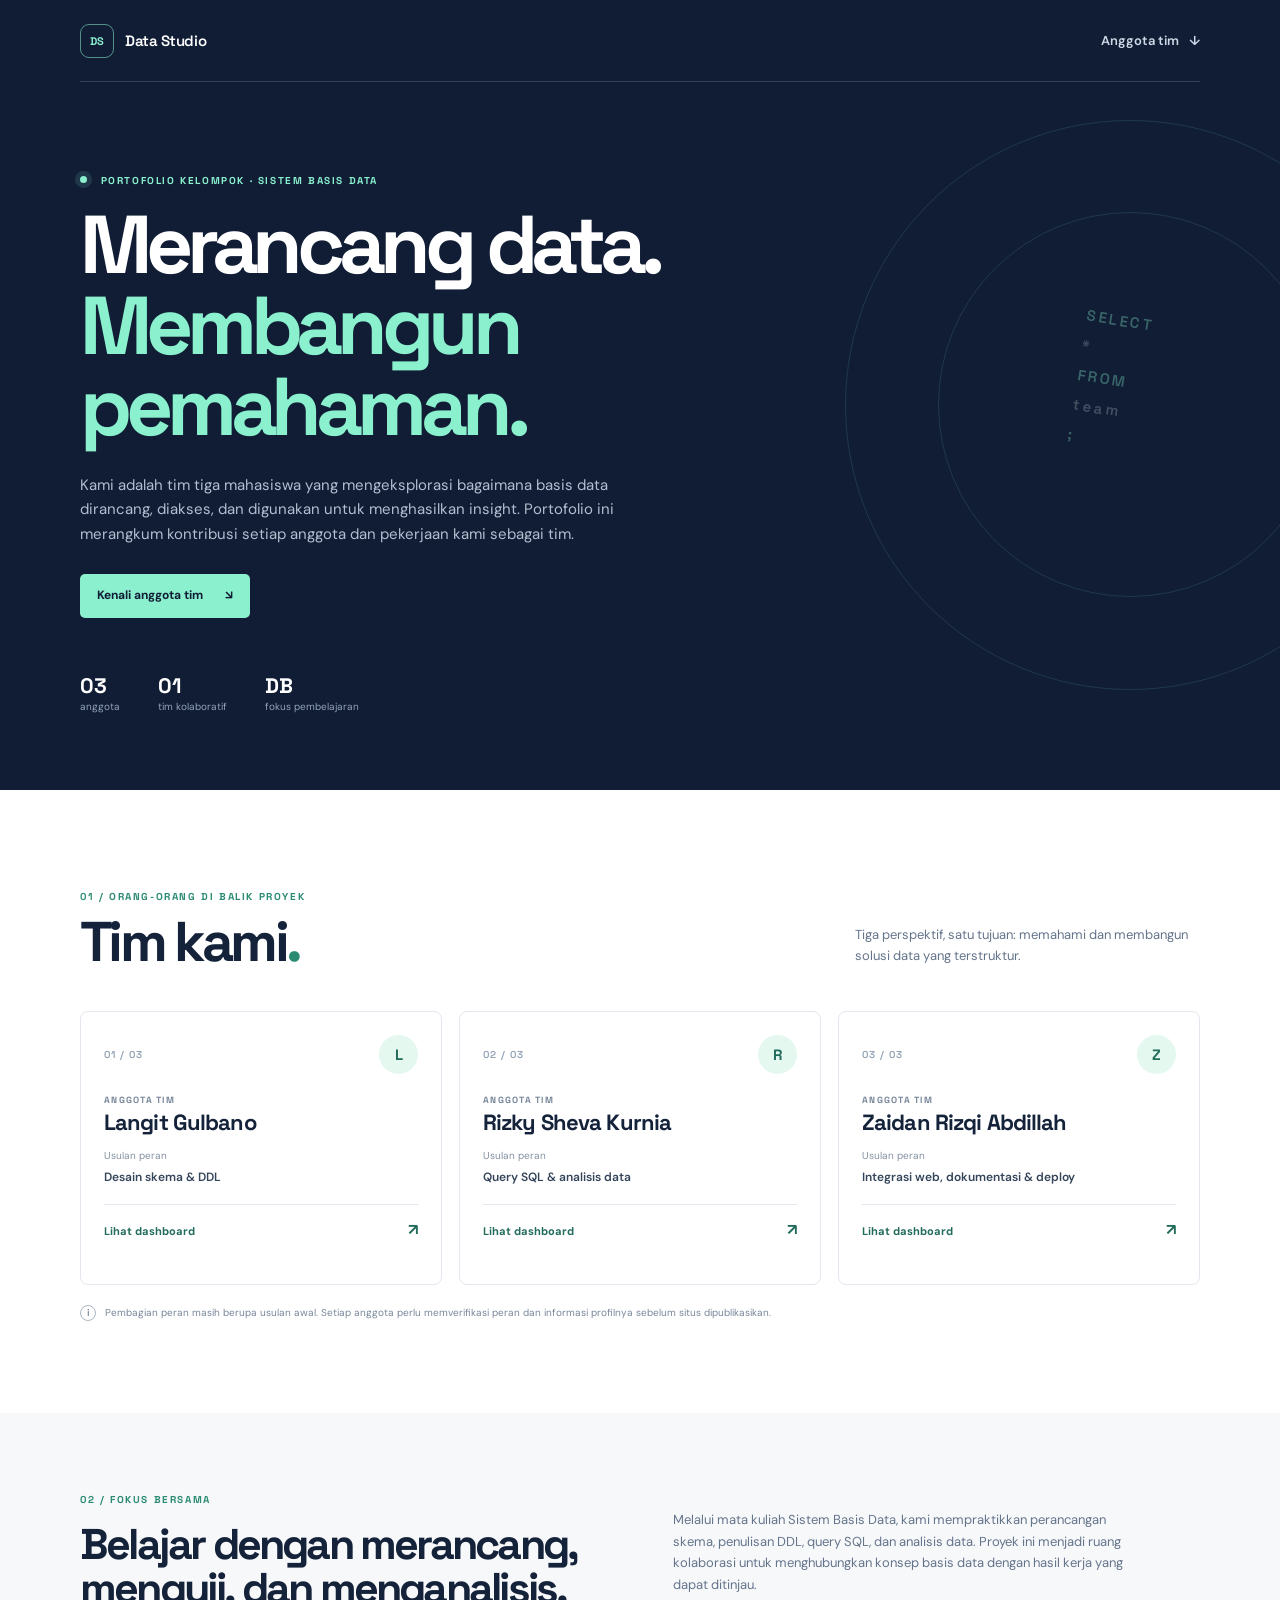
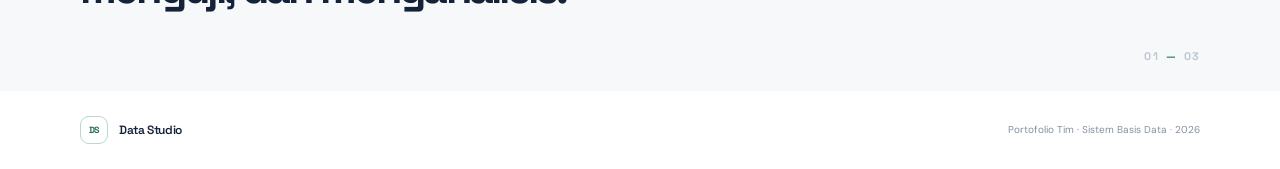
<file: index.html>
<!doctype html>
<html lang="id">
<head>
  <meta charset="utf-8">
  <meta name="viewport" content="width=device-width, initial-scale=1">
  <meta name="description" content="Portofolio tim Sistem Basis Data: kenali anggota, pembagian peran, dan proyek basis data kami.">
  <meta name="theme-color" content="#101d35">
  <title>Data Studio | Portofolio Tim Sistem Basis Data</title>
  <link rel="preconnect" href="https://fonts.googleapis.com">
  <link rel="preconnect" href="https://fonts.gstatic.com" crossorigin>
  <link href="https://fonts.googleapis.com/css2?family=DM+Sans:wght@400;500;600;700&family=Space+Grotesk:wght@500;600;700&display=swap" rel="stylesheet">
  <link rel="stylesheet" href="team.css">
</head>
<body>
  <header class="site-header">
    <nav class="nav container" aria-label="Navigasi utama">
      <a class="brand" href="#beranda"><span class="brand-mark" aria-hidden="true">DS</span><span>Data Studio</span></a>
      <a class="nav-link" href="#anggota">Anggota tim <span aria-hidden="true">↓</span></a>
    </nav>
  </header>

  <main id="beranda">
    <section class="hero">
      <div class="container hero-content">
        <p class="eyebrow"><span class="status-dot" aria-hidden="true"></span> Portofolio kelompok · Sistem Basis Data</p>
        <h1>Merancang data.<br><span>Membangun pemahaman.</span></h1>
        <p class="hero-copy">Kami adalah tim tiga mahasiswa yang mengeksplorasi bagaimana basis data dirancang, diakses, dan digunakan untuk menghasilkan insight. Portofolio ini merangkum kontribusi setiap anggota dan pekerjaan kami sebagai tim.</p>
        <a class="button" href="#anggota">Kenali anggota tim <span aria-hidden="true">↘</span></a>
        <div class="hero-stats" aria-label="Ringkasan tim">
          <div><strong>03</strong><span>anggota</span></div>
          <div><strong>01</strong><span>tim kolaboratif</span></div>
          <div><strong>DB</strong><span>fokus pembelajaran</span></div>
        </div>
      </div>
      <div class="hero-orbit orbit-a" aria-hidden="true"></div>
      <div class="hero-orbit orbit-b" aria-hidden="true"></div>
      <div class="hero-decoration" aria-hidden="true"><span>SELECT</span><span>*</span><span>FROM</span><span>team</span><span>;</span></div>
    </section>

    <section class="team-section" id="anggota">
      <div class="container">
        <div class="section-heading">
          <div><p class="eyebrow">01 / Orang-orang di balik proyek</p><h2>Tim kami<span>.</span></h2></div>
          <p>Tiga perspektif, satu tujuan: memahami dan membangun solusi data yang terstruktur.</p>
        </div>
        <div class="member-grid">
          <article class="member-card">
            <div class="member-top"><span class="member-number">01 / 03</span><span class="member-initial" aria-hidden="true">L</span></div>
            <p class="member-label">Anggota tim</p>
            <h3>Langit Gulbano</h3>
            <p class="member-role">Usulan peran <span>Desain skema &amp; DDL</span></p>
            <a class="member-link" href="langit.html">Lihat dashboard <span aria-hidden="true">↗</span></a>
          </article>
          <article class="member-card">
            <div class="member-top"><span class="member-number">02 / 03</span><span class="member-initial" aria-hidden="true">R</span></div>
            <p class="member-label">Anggota tim</p>
            <h3>Rizky Sheva Kurnia</h3>
            <p class="member-role">Usulan peran <span>Query SQL &amp; analisis data</span></p>
            <a class="member-link" href="rizky.html">Lihat dashboard <span aria-hidden="true">↗</span></a>
          </article>
          <article class="member-card">
            <div class="member-top"><span class="member-number">03 / 03</span><span class="member-initial" aria-hidden="true">Z</span></div>
            <p class="member-label">Anggota tim</p>
            <h3>Zaidan Rizqi Abdillah</h3>
            <p class="member-role">Usulan peran <span>Integrasi web, dokumentasi &amp; deploy</span></p>
            <a class="member-link" href="zaidan.html">Lihat dashboard <span aria-hidden="true">↗</span></a>
          </article>
        </div>
        <p class="verification-note"><span aria-hidden="true">i</span> Pembagian peran masih berupa usulan awal. Setiap anggota perlu memverifikasi peran dan informasi profilnya sebelum situs dipublikasikan.</p>
      </div>
    </section>

    <section class="project-strip">
      <div class="container project-inner">
        <div><p class="eyebrow">02 / Fokus bersama</p><h2>Belajar dengan merancang,<br>menguji, dan menganalisis.</h2></div>
        <p>Melalui mata kuliah Sistem Basis Data, kami mempraktikkan perancangan skema, penulisan DDL, query SQL, dan analisis data. Proyek ini menjadi ruang kolaborasi untuk menghubungkan konsep basis data dengan hasil kerja yang dapat ditinjau.</p>
        <span class="project-mark" aria-hidden="true">01<span>—</span>03</span>
      </div>
    </section>
  </main>

  <footer class="site-footer">
    <div class="container footer-inner"><a class="brand" href="#beranda"><span class="brand-mark" aria-hidden="true">DS</span><span>Data Studio</span></a><span>Portofolio Tim · Sistem Basis Data · 2026</span></div>
  </footer>
</body>
</html>
</file>
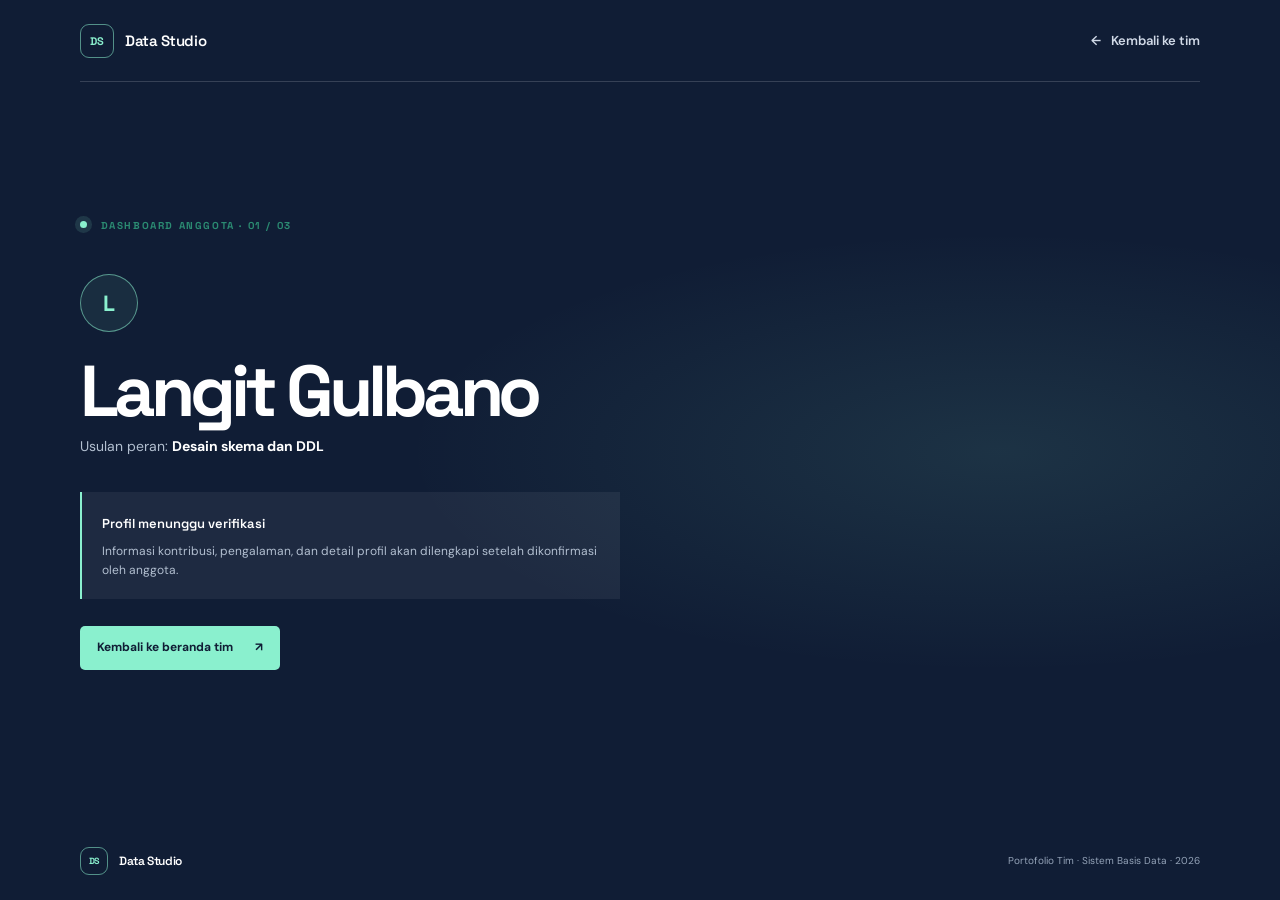
<file: langit.html>
<!doctype html>
<html lang="id">
<head>
  <meta charset="utf-8">
  <meta name="viewport" content="width=device-width, initial-scale=1">
  <meta name="description" content="Dashboard portofolio Langit Gulbano untuk tugas Sistem Basis Data.">
  <title>Langit Gulbano | Dashboard Tim Data Studio</title>
  <link rel="preconnect" href="https://fonts.googleapis.com">
  <link rel="preconnect" href="https://fonts.gstatic.com" crossorigin>
  <link href="https://fonts.googleapis.com/css2?family=DM+Sans:wght@400;500;600;700&family=Space+Grotesk:wght@500;600;700&display=swap" rel="stylesheet">
  <link rel="stylesheet" href="team.css">
</head>
<body class="profile-page">
  <header class="site-header">
    <nav class="nav container" aria-label="Navigasi utama">
      <a class="brand" href="index.html"><span class="brand-mark" aria-hidden="true">DS</span><span>Data Studio</span></a>
      <a class="nav-link" href="index.html#anggota"><span aria-hidden="true">←</span> Kembali ke tim</a>
    </nav>
  </header>
  <main class="profile-main">
    <div class="container profile-content">
      <p class="eyebrow"><span class="status-dot" aria-hidden="true"></span> Dashboard anggota · 01 / 03</p>
      <span class="profile-initial" aria-hidden="true">L</span>
      <h1>Langit Gulbano</h1>
      <p class="profile-role">Usulan peran: <strong>Desain skema dan DDL</strong></p>
      <div class="profile-notice"><strong>Profil menunggu verifikasi</strong><p>Informasi kontribusi, pengalaman, dan detail profil akan dilengkapi setelah dikonfirmasi oleh anggota.</p></div>
      <a class="button" href="index.html#anggota">Kembali ke beranda tim <span aria-hidden="true">↗</span></a>
    </div>
  </main>
  <footer class="site-footer"><div class="container footer-inner"><a class="brand" href="index.html"><span class="brand-mark" aria-hidden="true">DS</span><span>Data Studio</span></a><span>Portofolio Tim · Sistem Basis Data · 2026</span></div></footer>
</body>
</html>
</file>
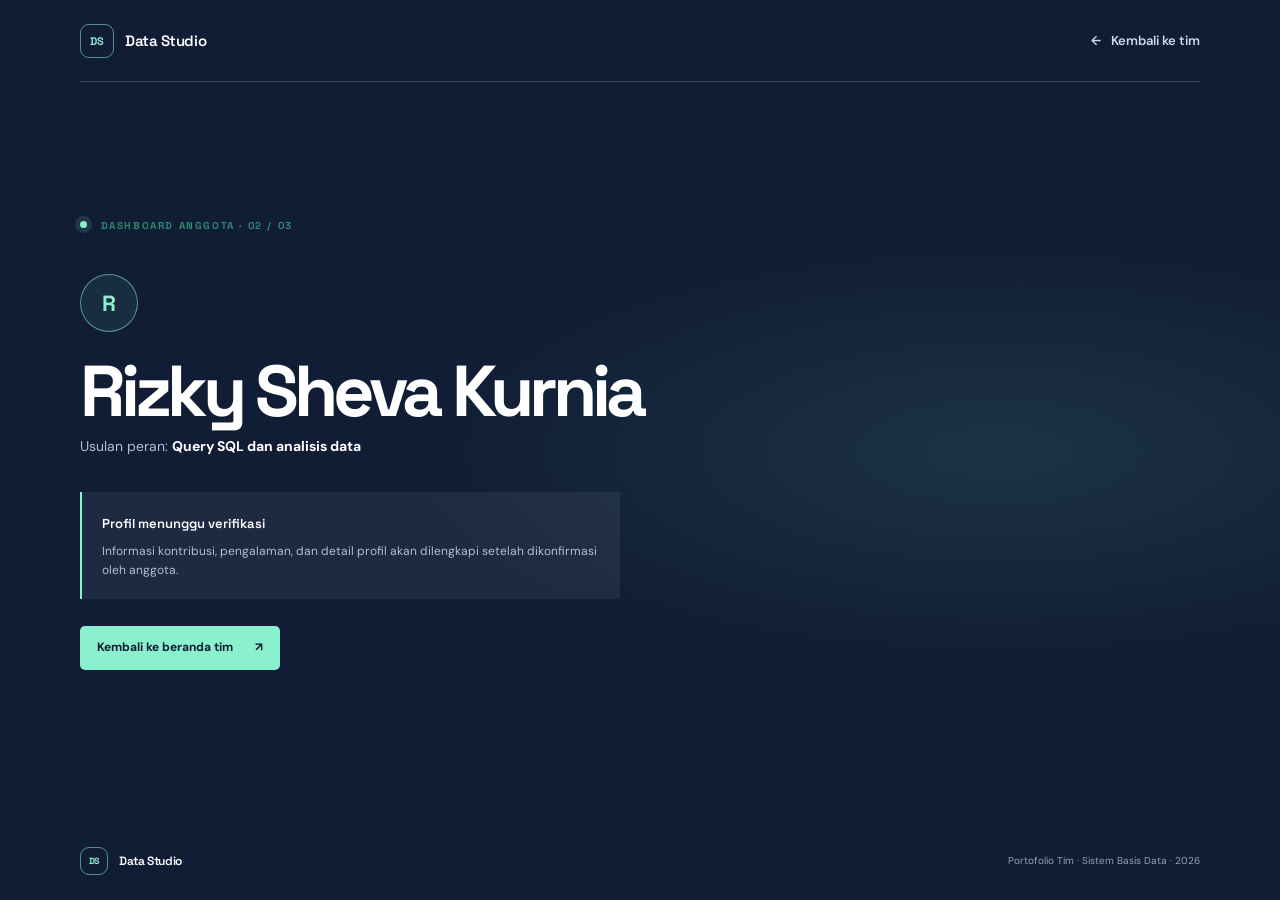
<file: rizky.html>
<!doctype html>
<html lang="id">
<head>
  <meta charset="utf-8">
  <meta name="viewport" content="width=device-width, initial-scale=1">
  <meta name="description" content="Dashboard portofolio Rizky Sheva Kurnia untuk tugas Sistem Basis Data.">
  <title>Rizky Sheva Kurnia | Dashboard Tim Data Studio</title>
  <link rel="preconnect" href="https://fonts.googleapis.com">
  <link rel="preconnect" href="https://fonts.gstatic.com" crossorigin>
  <link href="https://fonts.googleapis.com/css2?family=DM+Sans:wght@400;500;600;700&family=Space+Grotesk:wght@500;600;700&display=swap" rel="stylesheet">
  <link rel="stylesheet" href="team.css">
</head>
<body class="profile-page">
  <header class="site-header">
    <nav class="nav container" aria-label="Navigasi utama">
      <a class="brand" href="index.html"><span class="brand-mark" aria-hidden="true">DS</span><span>Data Studio</span></a>
      <a class="nav-link" href="index.html#anggota"><span aria-hidden="true">←</span> Kembali ke tim</a>
    </nav>
  </header>
  <main class="profile-main">
    <div class="container profile-content">
      <p class="eyebrow"><span class="status-dot" aria-hidden="true"></span> Dashboard anggota · 02 / 03</p>
      <span class="profile-initial" aria-hidden="true">R</span>
      <h1>Rizky Sheva Kurnia</h1>
      <p class="profile-role">Usulan peran: <strong>Query SQL dan analisis data</strong></p>
      <div class="profile-notice"><strong>Profil menunggu verifikasi</strong><p>Informasi kontribusi, pengalaman, dan detail profil akan dilengkapi setelah dikonfirmasi oleh anggota.</p></div>
      <a class="button" href="index.html#anggota">Kembali ke beranda tim <span aria-hidden="true">↗</span></a>
    </div>
  </main>
  <footer class="site-footer"><div class="container footer-inner"><a class="brand" href="index.html"><span class="brand-mark" aria-hidden="true">DS</span><span>Data Studio</span></a><span>Portofolio Tim · Sistem Basis Data · 2026</span></div></footer>
</body>
</html>
</file>
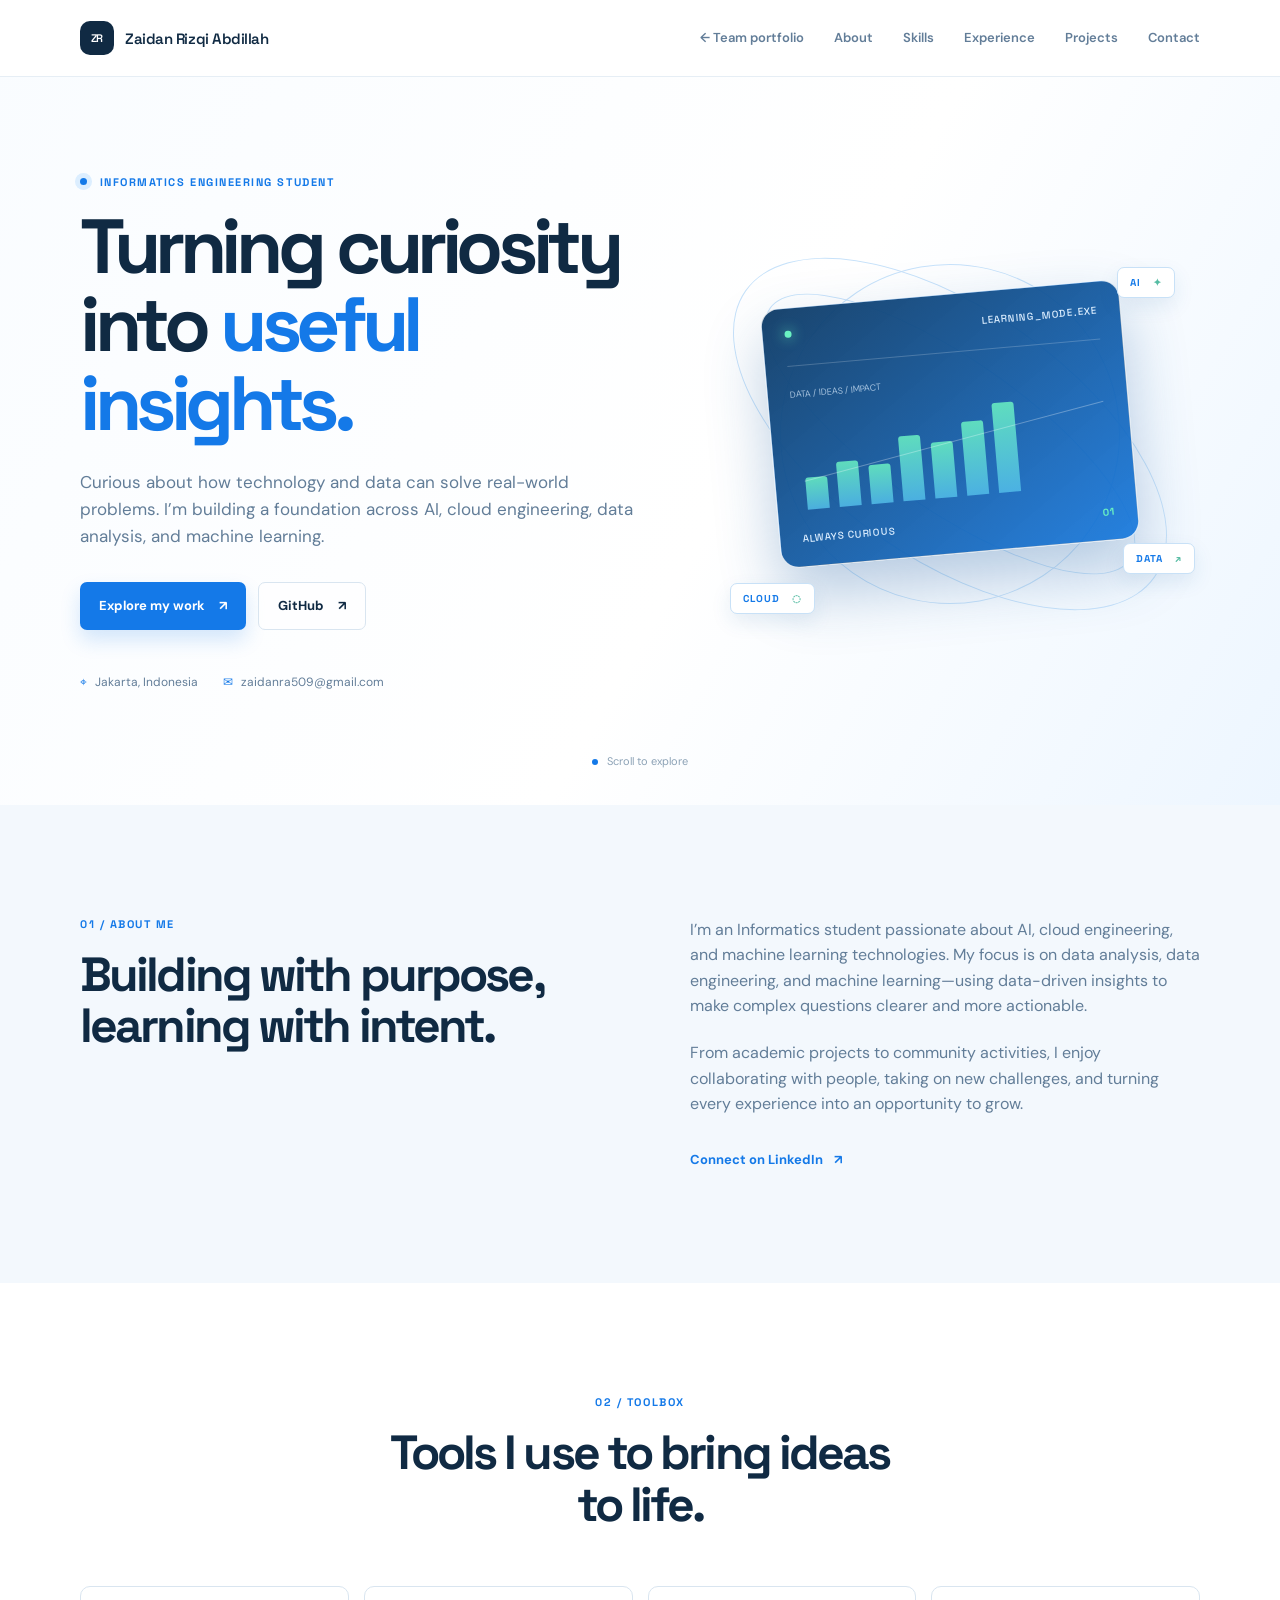
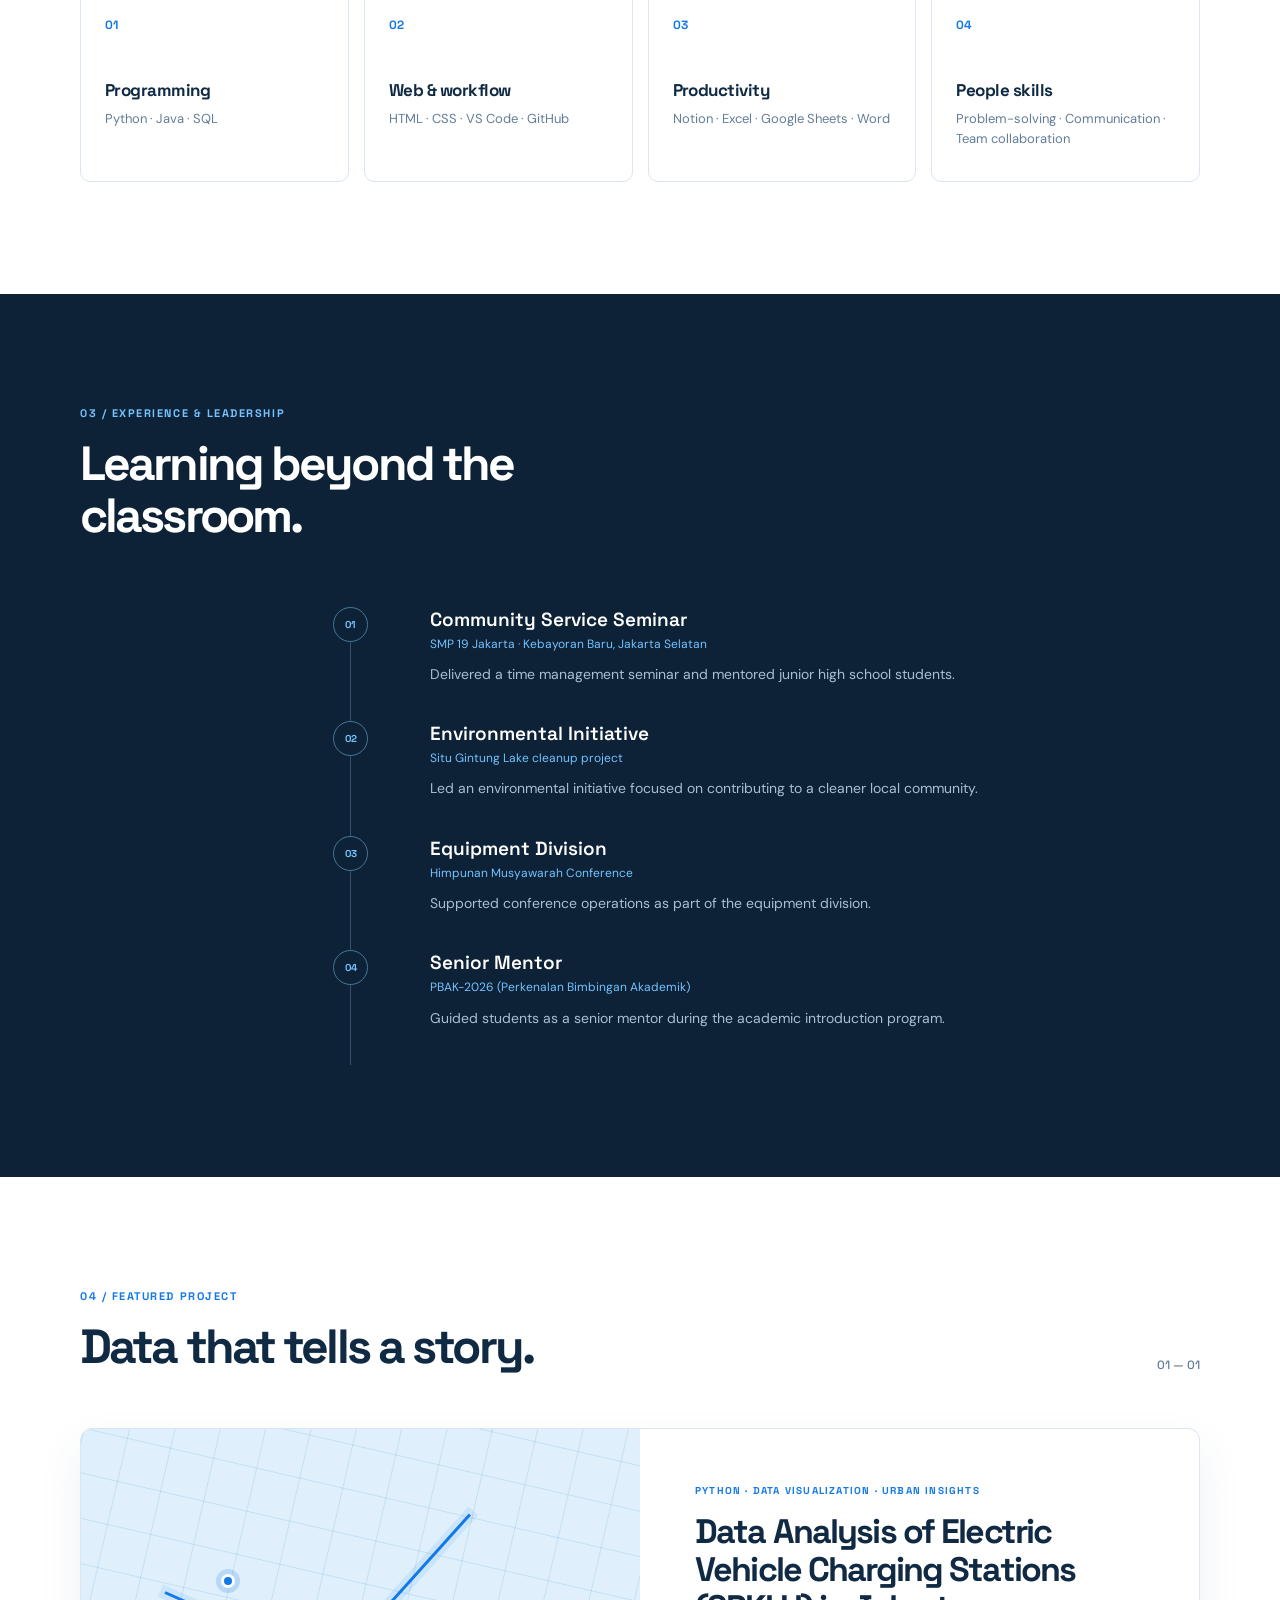
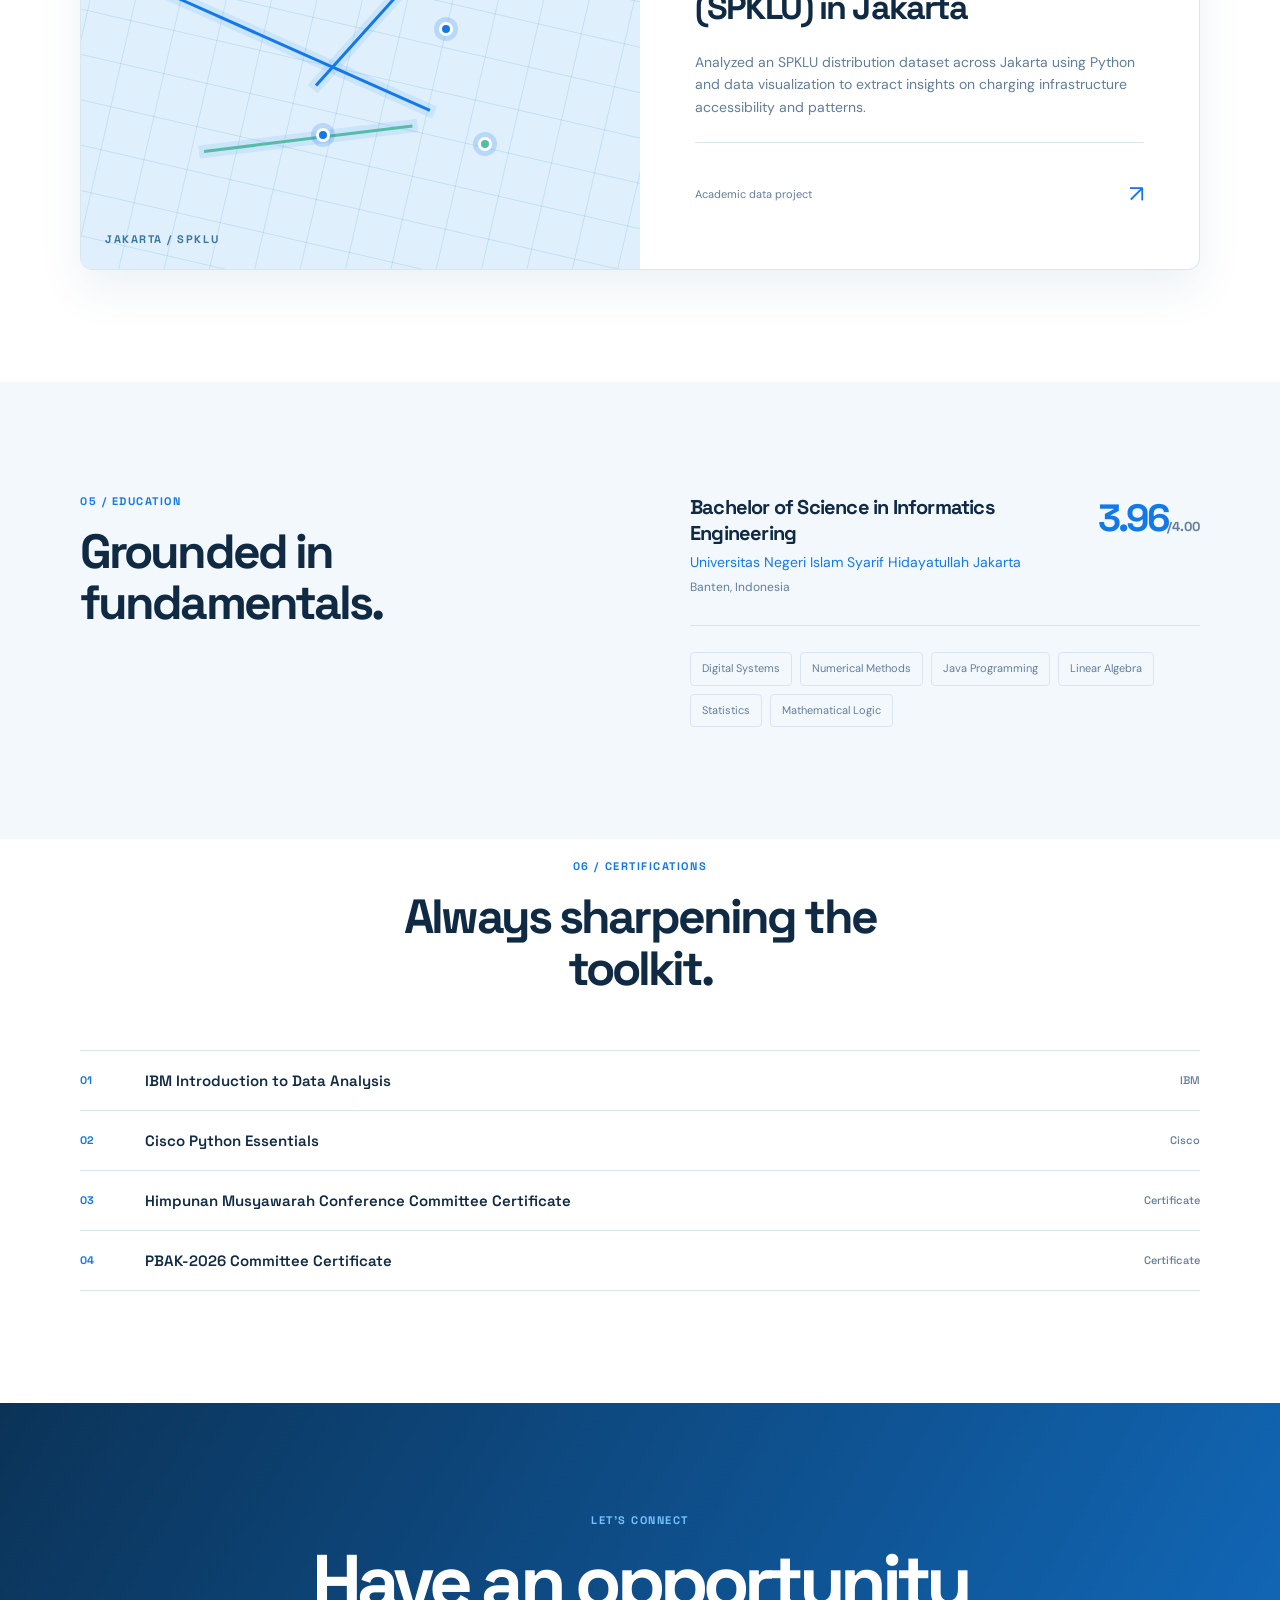
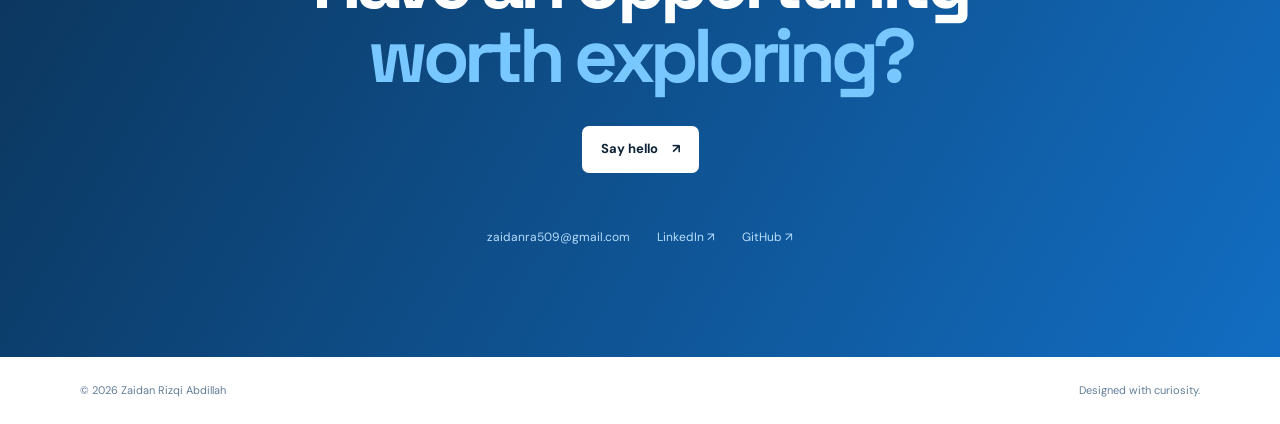
<file: zaidan.html>
<!doctype html>
<html lang="en">
<head>
  <meta charset="utf-8">
  <meta name="viewport" content="width=device-width, initial-scale=1">
  <meta name="description" content="Dashboard portofolio Zaidan Rizqi Abdillah untuk tugas Sistem Basis Data.">
  <title>Zaidan Rizqi Abdillah | Dashboard Portofolio</title>
  <link rel="preconnect" href="https://fonts.googleapis.com">
  <link rel="preconnect" href="https://fonts.gstatic.com" crossorigin>
  <link href="https://fonts.googleapis.com/css2?family=DM+Sans:wght@400;500;600;700&family=Space+Grotesk:wght@500;600;700&display=swap" rel="stylesheet">
  <link rel="stylesheet" href="style.css">
  <script src="script.js" defer></script>
</head>
<body>
  <header class="site-header">
    <nav class="nav container" aria-label="Primary navigation">
      <a class="brand" href="#top" aria-label="Zaidan Rizqi Abdillah home">
        <span class="brand-mark">ZR</span>
        <span>Zaidan Rizqi Abdillah</span>
      </a>
      <button class="nav-toggle" type="button" aria-expanded="false" aria-controls="nav-links">
        <span class="sr-only">Toggle navigation</span>
        <span></span><span></span><span></span>
      </button>
      <div class="nav-links" id="nav-links">
        <a href="index.html">← Team portfolio</a>
        <a href="#about">About</a>
        <a href="#skills">Skills</a>
        <a href="#experience">Experience</a>
        <a href="#projects">Projects</a>
        <a href="#contact">Contact</a>
      </div>
    </nav>
  </header>

  <main id="top">
    <section class="hero section">
      <div class="container hero-grid">
        <div class="hero-copy reveal">
          <p class="eyebrow"><span class="eyebrow-dot"></span> Informatics Engineering Student</p>
          <h1>Turning curiosity into <span class="gradient-text">useful insights.</span></h1>
          <p class="hero-text">Curious about how technology and data can solve real-world problems. I’m building a foundation across AI, cloud engineering, data analysis, and machine learning.</p>
          <div class="hero-actions">
            <a class="button button-primary" href="#projects">Explore my work <span aria-hidden="true">↗</span></a>
            <a class="button button-ghost" href="https://github.com/Cimengggg" target="_blank" rel="noreferrer">GitHub <span aria-hidden="true">↗</span></a>
          </div>
          <div class="hero-meta">
            <span><span class="meta-icon">⌖</span> Jakarta, Indonesia</span>
            <a href="mailto:zaidanra509@gmail.com"><span class="meta-icon">✉</span> zaidanra509@gmail.com</a>
          </div>
        </div>
        <div class="hero-art reveal" aria-label="Decorative data visualization" role="img">
          <div class="orbit orbit-one"></div>
          <div class="orbit orbit-two"></div>
          <div class="orbit orbit-three"></div>
          <div class="hero-card">
            <div class="card-topline"><span class="pulse"></span> learning_mode.exe</div>
            <div class="chart">
              <span class="chart-label">DATA / IDEAS / IMPACT</span>
              <div class="chart-bars"><i></i><i></i><i></i><i></i><i></i><i></i><i></i></div>
              <div class="chart-line"></div>
            </div>
            <div class="card-footer"><span>always curious</span><strong>01</strong></div>
          </div>
          <span class="floating-tag tag-ai">AI <b>✦</b></span>
          <span class="floating-tag tag-data">DATA <b>↗</b></span>
          <span class="floating-tag tag-cloud">CLOUD <b>◌</b></span>
        </div>
      </div>
      <div class="scroll-cue" aria-hidden="true"><span></span> Scroll to explore</div>
    </section>

    <section class="section section-muted" id="about">
      <div class="container two-column">
        <div class="section-heading reveal">
          <p class="eyebrow">01 / About me</p>
          <h2>Building with purpose, learning with intent.</h2>
        </div>
        <div class="about-copy reveal">
          <p>I’m an Informatics student passionate about AI, cloud engineering, and machine learning technologies. My focus is on data analysis, data engineering, and machine learning—using data-driven insights to make complex questions clearer and more actionable.</p>
          <p>From academic projects to community activities, I enjoy collaborating with people, taking on new challenges, and turning every experience into an opportunity to grow.</p>
          <a class="text-link" href="https://linkedin.com/in/zaidan-rizqi-abdillah-4a1707286/" target="_blank" rel="noreferrer">Connect on LinkedIn <span aria-hidden="true">↗</span></a>
        </div>
      </div>
    </section>

    <section class="section" id="skills">
      <div class="container">
        <div class="section-heading centered reveal">
          <p class="eyebrow">02 / Toolbox</p>
          <h2>Tools I use to bring ideas to life.</h2>
        </div>
        <div class="skills-grid">
          <article class="skill-card reveal"><span class="skill-number">01</span><h3>Programming</h3><p>Python · Java · SQL</p></article>
          <article class="skill-card reveal"><span class="skill-number">02</span><h3>Web &amp; workflow</h3><p>HTML · CSS · VS Code · GitHub</p></article>
          <article class="skill-card reveal"><span class="skill-number">03</span><h3>Productivity</h3><p>Notion · Excel · Google Sheets · Word</p></article>
          <article class="skill-card reveal"><span class="skill-number">04</span><h3>People skills</h3><p>Problem-solving · Communication · Team collaboration</p></article>
        </div>
      </div>
    </section>

    <section class="section section-dark" id="experience">
      <div class="container">
        <div class="section-heading reveal">
          <p class="eyebrow eyebrow-light">03 / Experience &amp; leadership</p>
          <h2>Learning beyond the classroom.</h2>
        </div>
        <div class="timeline">
          <article class="timeline-item reveal"><div class="timeline-marker">01</div><div><h3>Community Service Seminar</h3><p class="timeline-place">SMP 19 Jakarta · Kebayoran Baru, Jakarta Selatan</p><p>Delivered a time management seminar and mentored junior high school students.</p></div></article>
          <article class="timeline-item reveal"><div class="timeline-marker">02</div><div><h3>Environmental Initiative</h3><p class="timeline-place">Situ Gintung Lake cleanup project</p><p>Led an environmental initiative focused on contributing to a cleaner local community.</p></div></article>
          <article class="timeline-item reveal"><div class="timeline-marker">03</div><div><h3>Equipment Division</h3><p class="timeline-place">Himpunan Musyawarah Conference</p><p>Supported conference operations as part of the equipment division.</p></div></article>
          <article class="timeline-item reveal"><div class="timeline-marker">04</div><div><h3>Senior Mentor</h3><p class="timeline-place">PBAK-2026 (Perkenalan Bimbingan Akademik)</p><p>Guided students as a senior mentor during the academic introduction program.</p></div></article>
        </div>
      </div>
    </section>

    <section class="section" id="projects">
      <div class="container">
        <div class="section-heading project-heading reveal">
          <div><p class="eyebrow">04 / Featured project</p><h2>Data that tells a story.</h2></div>
          <span class="project-index">01 — 01</span>
        </div>
        <article class="project-card reveal">
          <div class="project-visual">
            <div class="map-grid"></div>
            <div class="map-route route-one"></div><div class="map-route route-two"></div><div class="map-route route-three"></div>
            <span class="map-pin pin-one"></span><span class="map-pin pin-two"></span><span class="map-pin pin-three"></span><span class="map-pin pin-four"></span>
            <span class="map-label">JAKARTA / SPKLU</span>
          </div>
          <div class="project-details">
            <p class="project-kicker">Python · Data visualization · Urban insights</p>
            <h3>Data Analysis of Electric Vehicle Charging Stations (SPKLU) in Jakarta</h3>
            <p>Analyzed an SPKLU distribution dataset across Jakarta using Python and data visualization to extract insights on charging infrastructure accessibility and patterns.</p>
            <div class="project-footer"><span>Academic data project</span><span class="project-arrow" aria-hidden="true">↗</span></div>
          </div>
        </article>
      </div>
    </section>

    <section class="section section-muted" id="education">
      <div class="container education-grid">
        <div class="section-heading reveal"><p class="eyebrow">05 / Education</p><h2>Grounded in fundamentals.</h2></div>
        <div class="education-content reveal">
          <div class="education-top"><div><h3>Bachelor of Science in Informatics Engineering</h3><p>Universitas Negeri Islam Syarif Hidayatullah Jakarta</p><p class="muted">Banten, Indonesia</p></div><strong class="gpa">3.96<span>/4.00</span></strong></div>
          <div class="coursework"><span>Digital Systems</span><span>Numerical Methods</span><span>Java Programming</span><span>Linear Algebra</span><span>Statistics</span><span>Mathematical Logic</span></div>
        </div>
      </div>
    </section>

    <section class="section certifications">
      <div class="container">
        <div class="section-heading centered reveal"><p class="eyebrow">06 / Certifications</p><h2>Always sharpening the toolkit.</h2></div>
        <div class="cert-list reveal">
          <div><span>01</span><strong>IBM Introduction to Data Analysis</strong><b>IBM</b></div>
          <div><span>02</span><strong>Cisco Python Essentials</strong><b>Cisco</b></div>
          <div><span>03</span><strong>Himpunan Musyawarah Conference Committee Certificate</strong><b>Certificate</b></div>
          <div><span>04</span><strong>PBAK-2026 Committee Certificate</strong><b>Certificate</b></div>
        </div>
      </div>
    </section>

    <section class="contact-section" id="contact">
      <div class="container contact-inner reveal">
        <p class="eyebrow eyebrow-light">Let’s connect</p>
        <h2>Have an opportunity<br><span>worth exploring?</span></h2>
        <a class="button button-light" href="mailto:zaidanra509@gmail.com">Say hello <span aria-hidden="true">↗</span></a>
        <div class="contact-links"><a href="mailto:zaidanra509@gmail.com">zaidanra509@gmail.com</a><a href="https://linkedin.com/in/zaidan-rizqi-abdillah-4a1707286/" target="_blank" rel="noreferrer">LinkedIn ↗</a><a href="https://github.com/Cimengggg" target="_blank" rel="noreferrer">GitHub ↗</a></div>
      </div>
    </section>
  </main>

  <footer class="site-footer"><div class="container"><span>© 2026 Zaidan Rizqi Abdillah</span><span>Designed with curiosity.</span></div></footer>
</body>
</html>
</file>
<file: team.css>
:root {
  color-scheme: light;
  --ink: #14223a;
  --muted: #64748b;
  --blue: #8af0ce;
  --line: #e3e8ef;
  --paper: #f7f8fa;
  --heading: "Space Grotesk", sans-serif;
  --body: "DM Sans", sans-serif;
}

* { box-sizing: border-box; }
html { scroll-behavior: smooth; }
body { margin: 0; color: var(--ink); background: #fff; font: 400 16px/1.65 var(--body); }
a { color: inherit; text-decoration: none; }
.container { width: min(1120px, calc(100% - 48px)); margin: 0 auto; }
.site-header { position: absolute; z-index: 2; top: 0; width: 100%; color: #fff; }
.nav, .brand, .nav-link, .member-top, .member-link, .footer-inner { display: flex; align-items: center; }
.nav { height: 82px; justify-content: space-between; border-bottom: 1px solid rgba(255,255,255,.16); }
.brand { gap: 11px; font: 600 15px var(--heading); letter-spacing: -.03em; }
.brand-mark { display: grid; width: 34px; height: 34px; place-items: center; border: 1px solid rgba(138,240,206,.55); border-radius: 9px; color: var(--blue); font: 700 11px var(--heading); }
.nav-link { gap: 10px; color: #d0d9e7; font-size: 13px; font-weight: 600; transition: color .2s; }
.nav-link:hover { color: var(--blue); }
.hero { position: relative; min-height: 660px; overflow: hidden; color: #fff; background: #101d35; }
.hero-content { position: relative; z-index: 1; padding-top: 174px; padding-bottom: 75px; }
.eyebrow { margin: 0 0 17px; color: #2b8b72; font: 700 10px var(--heading); letter-spacing: .16em; text-transform: uppercase; }
.hero .eyebrow { color: var(--blue); }
.status-dot { display: inline-block; width: 7px; height: 7px; margin: 0 9px 1px 0; border-radius: 50%; background: var(--blue); box-shadow: 0 0 0 5px rgba(138,240,206,.12); }
.hero h1 { max-width: 780px; margin: 0; font: 700 clamp(48px, 7vw, 82px)/.99 var(--heading); letter-spacing: -.075em; }
.hero h1 span { color: var(--blue); }
.hero-copy { max-width: 570px; margin: 25px 0 27px; color: #b2bfd0; font-size: 15px; }
.button { display: inline-flex; align-items: center; gap: 22px; padding: 12px 17px; border-radius: 5px; color: #101d35; background: var(--blue); font-size: 12px; font-weight: 700; transition: transform .2s, background .2s; }
.button:hover { transform: translateY(-2px); background: #b0f7df; }
.hero-stats { display: flex; gap: 38px; margin-top: 54px; }
.hero-stats div { display: flex; flex-direction: column; }
.hero-stats strong { font: 700 21px var(--heading); }
.hero-stats span { color: #94a3b8; font-size: 10px; }
.hero-orbit { position: absolute; border: 1px solid rgba(138,240,206,.13); border-radius: 50%; pointer-events: none; }
.orbit-a { width: 570px; height: 570px; top: 120px; right: -135px; }
.orbit-b { width: 385px; height: 385px; top: 212px; right: -43px; }
.hero-decoration { position: absolute; top: 305px; right: max(calc((100vw - 1120px)/2 + 55px), 7vw); display: flex; flex-direction: column; color: rgba(138,240,206,.34); font: 600 15px/2 var(--heading); letter-spacing: .18em; transform: rotate(9deg); }
.hero-decoration span:nth-child(even) { color: rgba(255,255,255,.22); }
.team-section { padding: 100px 0 92px; }
.section-heading { display: flex; align-items: end; justify-content: space-between; gap: 35px; margin-bottom: 40px; }
.section-heading .eyebrow { margin-bottom: 10px; }
.section-heading h2, .project-inner h2 { margin: 0; font: 700 clamp(38px, 5vw, 56px)/1.03 var(--heading); letter-spacing: -.065em; }
.section-heading h2 span { color: #2b8b72; }
.section-heading>p { max-width: 345px; margin: 0 0 4px; color: var(--muted); font-size: 13px; }
.member-grid { display: grid; grid-template-columns: repeat(3, 1fr); gap: 17px; }
.member-card { min-height: 274px; padding: 23px; border: 1px solid var(--line); border-radius: 8px; background: #fff; transition: transform .2s, box-shadow .2s, border-color .2s; }
.member-card:hover { transform: translateY(-4px); border-color: #bddfd4; box-shadow: 0 16px 35px rgba(20,34,58,.07); }
.member-top { justify-content: space-between; }
.member-number { color: #91a0b2; font: 600 10px var(--heading); letter-spacing: .1em; }
.member-initial { display: grid; width: 39px; height: 39px; place-items: center; border-radius: 50%; color: #236c5b; background: #e4f8f0; font: 700 15px var(--heading); }
.member-label { margin: 20px 0 3px; color: #78879a; font: 700 9px var(--heading); letter-spacing: .14em; text-transform: uppercase; }
.member-card h3 { margin: 0; font: 700 22px/1.2 var(--heading); letter-spacing: -.04em; }
.member-role { display: flex; flex-direction: column; gap: 3px; margin: 13px 0 17px; color: #8491a2; font-size: 10px; }
.member-role span { color: #34445a; font-size: 12px; font-weight: 600; }
.member-link { justify-content: space-between; padding-top: 12px; border-top: 1px solid var(--line); color: #236c5b; font-size: 11px; font-weight: 700; }
.member-link span { font-size: 16px; transition: transform .2s; }
.member-link:hover span { transform: translate(2px,-2px); }
.verification-note { display: flex; align-items: center; gap: 9px; margin: 20px 0 0; color: #78879a; font-size: 10px; }
.verification-note>span { display: grid; width: 16px; height: 16px; flex: 0 0 16px; place-items: center; border: 1px solid #aab6c4; border-radius: 50%; font: 600 10px var(--heading); }
.project-strip { padding: 76px 0; background: var(--paper); }
.project-inner { position: relative; display: grid; grid-template-columns: 1fr 1fr; align-items: center; gap: 65px; }
.project-inner h2 { font-size: clamp(30px, 4vw, 43px); }
.project-inner>p { max-width: 455px; margin: 20px 0; color: var(--muted); font-size: 13px; }
.project-mark { position: absolute; right: 0; bottom: -48px; color: #bdc7d3; font: 700 11px var(--heading); letter-spacing: .1em; }
.project-mark span { padding: 0 7px; color: #2b8b72; }
.site-footer { padding: 25px 0; color: #8491a2; font-size: 10px; }
.footer-inner { justify-content: space-between; gap: 20px; }
.footer-inner .brand { color: var(--ink); font-size: 12px; }
.footer-inner .brand-mark { width: 28px; height: 28px; color: #236c5b; border-color: #b7d9ce; font-size: 9px; }
.profile-page { min-height: 100vh; display: flex; flex-direction: column; background: #101d35; }
.profile-page .site-header { position: relative; }
.profile-page .nav { border-bottom-color: rgba(255,255,255,.16); }
.profile-main { display: flex; flex: 1; align-items: center; min-height: 560px; color: #fff; background: radial-gradient(ellipse at 78% 50%, rgba(138,240,206,.1), transparent 42%); }
.profile-content { padding-top: 55px; padding-bottom: 70px; }
.profile-content h1 { margin: 23px 0 8px; font: 700 clamp(42px, 7vw, 72px)/1 var(--heading); letter-spacing: -.07em; }
.profile-initial { display: grid; width: 58px; height: 58px; margin-top: 42px; place-items: center; border: 1px solid rgba(138,240,206,.55); border-radius: 50%; color: var(--blue); background: rgba(138,240,206,.08); font: 700 22px var(--heading); }
.profile-role { margin: 0; color: #b2bfd0; font-size: 14px; }
.profile-role strong { color: #fff; }
.profile-notice { max-width: 540px; margin: 34px 0 27px; padding: 18px 20px; border-left: 2px solid var(--blue); background: rgba(255,255,255,.06); }
.profile-notice strong { font: 600 13px var(--heading); }
.profile-notice p { margin: 5px 0 0; color: #b2bfd0; font-size: 12px; }
.profile-page .site-footer { color: #94a3b8; background: #101d35; }
.profile-page .footer-inner .brand { color: #fff; }
.profile-page .footer-inner .brand-mark { color: var(--blue); border-color: rgba(138,240,206,.55); }

@media (max-width: 760px) {
  .container { width: min(100% - 38px, 600px); }
  .hero { min-height: 625px; }
  .hero-content { padding-top: 150px; }
  .hero-decoration { top: 370px; right: 12%; opacity: .55; }
  .section-heading { align-items: start; flex-direction: column; gap: 13px; }
  .section-heading>p { max-width: 440px; }
  .member-grid { grid-template-columns: 1fr; }
  .member-card { min-height: 245px; }
  .project-inner { grid-template-columns: 1fr; gap: 12px; }
  .project-inner>p { margin-top: 8px; }
}
@media (max-width: 420px) {
  .container { width: calc(100% - 32px); }
  .hero h1 { font-size: 45px; }
  .hero-stats { gap: 23px; }
  .hero-stats strong { font-size: 18px; }
  .footer-inner { align-items: start; flex-direction: column; }
}
@media (max-width: 760px) {
  .profile-main { min-height: 520px; }
  .profile-content { padding-top: 50px; }
}
@media (prefers-reduced-motion: reduce) {
  *, *::before, *::after { scroll-behavior: auto !important; transition-duration: .01ms !important; }
}
</file>
<file: style.css>
:root{--ink:#102a43;--muted:#627d98;--blue:#1479e8;--blue-dark:#0c4f9e;--pale:#f3f8fd;--line:#d9e5f0;--white:#fff;--dark:#0d2236;--heading:"Space Grotesk",sans-serif;--body:"DM Sans",sans-serif}
*{box-sizing:border-box}html{scroll-behavior:smooth}body{margin:0;color:var(--ink);font-family:var(--body);line-height:1.6;background:var(--white)}a{color:inherit;text-decoration:none}.container{width:min(1120px,calc(100% - 48px));margin:auto}.section{padding:112px 0}.section-muted{background:var(--pale)}.site-header{position:fixed;z-index:10;top:0;width:100%;background:rgba(255,255,255,.9);backdrop-filter:blur(14px);border-bottom:1px solid rgba(217,229,240,.65)}.nav{height:76px;display:flex;align-items:center;justify-content:space-between}.brand{display:flex;align-items:center;gap:11px;font:600 15px var(--heading);letter-spacing:-.03em}.brand-mark{display:grid;place-items:center;width:34px;height:34px;border-radius:10px;color:var(--white);background:var(--ink);font-size:11px;letter-spacing:-.08em}.nav-links{display:flex;gap:30px;color:var(--muted);font-size:13px;font-weight:600}.nav-links a{transition:color .2s}.nav-links a:hover,.text-link:hover{color:var(--blue)}.nav-toggle{display:none;border:0;background:transparent;padding:8px}.nav-toggle span:not(.sr-only){display:block;width:22px;height:2px;background:var(--ink);margin:4px}.hero{min-height:730px;padding-top:175px;position:relative;overflow:hidden;background:linear-gradient(120deg,#f9fcff 0%,#fff 58%,#edf6ff 100%)}.hero-grid{display:grid;grid-template-columns:1fr .9fr;align-items:center;gap:65px}.eyebrow{margin:0 0 18px;color:var(--blue);font:700 11px var(--heading);letter-spacing:.14em;text-transform:uppercase}.eyebrow-dot{display:inline-block;width:7px;height:7px;border-radius:50%;background:var(--blue);margin:0 8px 1px 0;box-shadow:0 0 0 5px #dceeff}.hero h1{max-width:650px;margin:0;font:700 clamp(45px,6vw,78px)/1.02 var(--heading);letter-spacing:-.07em}.gradient-text{color:var(--blue)}.hero-text{max-width:555px;margin:27px 0 31px;color:var(--muted);font-size:17px}.hero-actions{display:flex;gap:12px;flex-wrap:wrap}.button{display:inline-flex;align-items:center;gap:14px;padding:13px 19px;border-radius:7px;font-size:13px;font-weight:700;transition:transform .2s,box-shadow .2s,background .2s}.button:hover{transform:translateY(-2px)}.button-primary{color:var(--white);background:var(--blue);box-shadow:0 10px 20px rgba(20,121,232,.18)}.button-primary:hover{background:var(--blue-dark)}.button-ghost{border:1px solid var(--line);color:var(--ink);background:rgba(255,255,255,.65)}.hero-meta{display:flex;gap:25px;flex-wrap:wrap;margin-top:43px;color:var(--muted);font-size:12px}.meta-icon{color:var(--blue);margin-right:5px}.hero-meta a:hover{color:var(--blue)}.hero-art{height:440px;position:relative}.hero-card{position:absolute;top:80px;left:50%;width:min(360px,90%);height:260px;padding:22px;border:1px solid rgba(255,255,255,.8);border-radius:18px;background:linear-gradient(145deg,rgba(13,58,101,.95),rgba(16,116,220,.9));box-shadow:0 28px 60px rgba(27,91,154,.3);transform:translateX(-50%) rotate(-5deg);color:#dceeff}.card-topline,.card-footer{display:flex;justify-content:space-between;font:500 10px var(--heading);letter-spacing:.08em;text-transform:uppercase}.pulse{display:inline-block;width:7px;height:7px;margin-right:6px;border-radius:50%;background:#6af2c2;box-shadow:0 0 13px #6af2c2}.chart{height:160px;position:relative;margin-top:22px;padding-top:13px;border-top:1px solid rgba(255,255,255,.2)}.chart-label{font-size:9px;opacity:.7}.chart-bars{display:flex;align-items:end;gap:10px;height:105px;padding:15px 8px 0}.chart-bars i{display:block;width:22px;border-radius:3px 3px 0 0;background:linear-gradient(#6af2c2,#52bce9);opacity:.85}.chart-bars i:nth-child(1){height:35%}.chart-bars i:nth-child(2){height:50%}.chart-bars i:nth-child(3){height:43%}.chart-bars i:nth-child(4){height:72%}.chart-bars i:nth-child(5){height:62%}.chart-bars i:nth-child(6){height:82%}.chart-bars i:nth-child(7){height:100%}.chart-line{position:absolute;left:5px;right:0;top:88px;height:1px;background:rgba(255,255,255,.3);transform:rotate(-10deg)}.card-footer{margin-top:7px}.card-footer strong{color:#6af2c2}.orbit{position:absolute;border:1px solid #c7e2fa;border-radius:50%;left:50%;top:50%;transform:translate(-50%,-50%) rotate(35deg)}.orbit-one{width:440px;height:150px}.orbit-two{width:340px;height:340px;transform:translate(-50%,-50%) rotate(35deg)}.orbit-three{width:500px;height:250px}.floating-tag{position:absolute;padding:8px 12px;border:1px solid #c8e1f7;border-radius:7px;color:var(--blue);background:#fff;box-shadow:0 8px 20px rgba(30,99,160,.1);font:700 10px var(--heading);letter-spacing:.1em}.floating-tag b{margin-left:8px;color:#56bca3}.tag-ai{top:53px;right:5%}.tag-data{right:1%;bottom:80px}.tag-cloud{left:6%;bottom:40px}.scroll-cue{position:absolute;bottom:34px;left:50%;display:flex;gap:9px;align-items:center;color:#8ca2b6;font-size:11px;transform:translateX(-50%)}.scroll-cue span{display:block;width:6px;height:6px;border-radius:50%;background:var(--blue)}.two-column,.education-grid{display:grid;grid-template-columns:1fr 1fr;gap:100px}.section-heading h2{max-width:500px;margin:0;font:700 clamp(32px,4vw,48px)/1.08 var(--heading);letter-spacing:-.06em}.about-copy{max-width:520px;color:var(--muted);font-size:16px}.about-copy p{margin-top:0;margin-bottom:21px}.text-link{display:inline-flex;gap:11px;margin-top:12px;color:var(--blue);font-size:13px;font-weight:700}.centered{text-align:center}.centered h2{margin:0 auto}.skills-grid{display:grid;grid-template-columns:repeat(4,1fr);gap:15px;margin-top:55px}.skill-card{min-height:196px;padding:24px;border:1px solid var(--line);border-radius:10px;background:#fff;transition:transform .25s,box-shadow .25s}.skill-card:hover{transform:translateY(-5px);box-shadow:0 15px 30px rgba(24,78,117,.09)}.skill-number{color:var(--blue);font:700 12px var(--heading)}.skill-card h3{margin:42px 0 8px;font:700 17px var(--heading);letter-spacing:-.03em}.skill-card p{margin:0;color:var(--muted);font-size:13px}.section-dark{color:#fff;background:var(--dark)}.eyebrow-light{color:#74c2ff}.section-dark h2{color:#fff}.timeline{max-width:850px;margin:65px 0 0 auto}.timeline-item{display:grid;grid-template-columns:54px 1fr;gap:25px;padding:0 0 36px;border-left:1px solid #31516e}.timeline-marker{width:35px;height:35px;display:grid;place-items:center;margin-left:-18px;border:1px solid #477799;border-radius:50%;color:#74c2ff;background:var(--dark);font:700 10px var(--heading)}.timeline-item h3{margin:0;font:600 19px var(--heading)}.timeline-place{margin:3px 0 9px;color:#74c2ff;font-size:12px}.timeline-item p:last-child{margin:0;color:#a8bfd3;font-size:14px}.project-heading{display:flex;justify-content:space-between;align-items:end}.project-index{color:var(--muted);font:500 12px var(--heading)}.project-card{display:grid;grid-template-columns:1fr 1fr;margin-top:55px;overflow:hidden;border:1px solid var(--line);border-radius:12px;background:#fff;box-shadow:0 20px 45px rgba(31,86,132,.08)}.project-visual{min-height:400px;position:relative;overflow:hidden;background:#dff0fc}.map-grid{position:absolute;inset:0;background-image:linear-gradient(rgba(38,130,191,.15) 1px,transparent 1px),linear-gradient(90deg,rgba(38,130,191,.15) 1px,transparent 1px);background-size:34px 34px;transform:rotate(13deg) scale(1.3)}.map-route{position:absolute;height:3px;background:#1479e8;box-shadow:0 0 0 5px rgba(20,121,232,.1);transform-origin:left}.route-one{width:290px;left:15%;top:37%;transform:rotate(24deg)}.route-two{width:230px;left:42%;top:58%;transform:rotate(-48deg)}.route-three{width:210px;left:22%;top:73%;transform:rotate(-7deg);background:#55bca5}.map-pin{position:absolute;width:14px;height:14px;border:3px solid #fff;border-radius:50%;background:var(--blue);box-shadow:0 0 0 5px rgba(20,121,232,.2)}.pin-one{left:25%;top:33%}.pin-two{left:64%;top:44%}.pin-three{left:42%;top:68%}.pin-four{left:71%;top:70%;background:#55bca5}.map-label{position:absolute;bottom:23px;left:24px;color:#39769f;font:700 11px var(--heading);letter-spacing:.14em}.project-details{display:flex;flex-direction:column;justify-content:center;padding:55px}.project-kicker{margin:0 0 16px;color:var(--blue);font:700 10px var(--heading);letter-spacing:.12em;text-transform:uppercase}.project-details h3{margin:0;font:700 clamp(24px,3vw,34px)/1.12 var(--heading);letter-spacing:-.055em}.project-details>p:not(.project-kicker){margin:24px 0;color:var(--muted);font-size:14px}.project-footer{display:flex;justify-content:space-between;align-items:center;margin-top:auto;padding-top:32px;border-top:1px solid var(--line);color:var(--muted);font-size:11px}.project-arrow{color:var(--blue);font-size:24px}.education-top{display:flex;justify-content:space-between;gap:25px;padding-bottom:28px;border-bottom:1px solid var(--line)}.education-content h3{margin:0;font:700 20px var(--heading);letter-spacing:-.04em}.education-content p{margin:5px 0 0;color:var(--blue);font-size:14px}.education-content .muted{color:var(--muted);font-size:12px}.gpa{color:var(--blue);font:700 38px var(--heading);white-space:nowrap;letter-spacing:-.07em}.gpa span{font-size:13px;color:var(--muted);letter-spacing:0}.coursework{display:flex;flex-wrap:wrap;gap:8px;padding-top:26px}.coursework span{padding:7px 11px;border:1px solid var(--line);border-radius:4px;color:var(--muted);font-size:11px}.certifications{padding-top:20px}.cert-list{margin-top:55px;border-top:1px solid var(--line)}.cert-list>div{display:grid;grid-template-columns:45px 1fr auto;gap:20px;align-items:center;padding:20px 0;border-bottom:1px solid var(--line)}.cert-list span,.cert-list b{color:var(--blue);font:700 11px var(--heading)}.cert-list strong{font:600 15px var(--heading)}.cert-list b{color:var(--muted);font-weight:500}.contact-section{padding:110px 0;color:#fff;background:linear-gradient(120deg,#0b3358,#126dc2)}.contact-inner{text-align:center}.contact-inner h2{margin:5px 0 32px;font:700 clamp(42px,6vw,76px)/.98 var(--heading);letter-spacing:-.07em}.contact-inner h2 span{color:#79c7ff}.button-light{color:var(--dark);background:#fff}.contact-links{display:flex;justify-content:center;gap:27px;margin-top:55px;color:#b8dfff;font-size:12px}.contact-links a:hover{color:#fff}.site-footer{padding:25px 0;color:var(--muted);font-size:11px}.site-footer .container{display:flex;justify-content:space-between}.sr-only{position:absolute;width:1px;height:1px;padding:0;margin:-1px;overflow:hidden;clip:rect(0,0,0,0);white-space:nowrap;border:0}.reveal{opacity:0;transform:translateY(18px);transition:opacity .7s ease,transform .7s ease}.reveal.visible{opacity:1;transform:none}
@media(max-width:800px){.container{width:min(100% - 36px,600px)}.nav{height:66px}.nav-toggle{display:block}.nav-links{display:none;position:absolute;top:66px;left:0;right:0;flex-direction:column;gap:0;padding:12px 18px 18px;border-bottom:1px solid var(--line);background:#fff}.nav-links.open{display:flex}.nav-links a{padding:10px}.hero{padding-top:125px;min-height:auto;padding-bottom:110px}.hero-grid,.two-column,.education-grid{grid-template-columns:1fr;gap:55px}.hero-art{height:330px}.hero-card{top:40px}.scroll-cue{display:none}.section{padding:80px 0}.skills-grid{grid-template-columns:1fr 1fr}.timeline{margin-top:45px}.project-card{grid-template-columns:1fr}.project-visual{min-height:280px}.project-details{padding:35px}.cert-list>div{grid-template-columns:30px 1fr}.cert-list b{display:none}.contact-links{flex-wrap:wrap;gap:15px}.site-footer .container{gap:10px;flex-direction:column}}
@media(max-width:480px){.hero h1{font-size:46px}.hero-text{font-size:15px}.hero-meta{flex-direction:column;gap:8px}.hero-art{transform:scale(.88);transform-origin:center}.skills-grid{grid-template-columns:1fr}.section-heading h2{font-size:36px}.education-top{display:block}.gpa{display:block;margin-top:17px}.cert-list strong{font-size:13px}}
</file>
